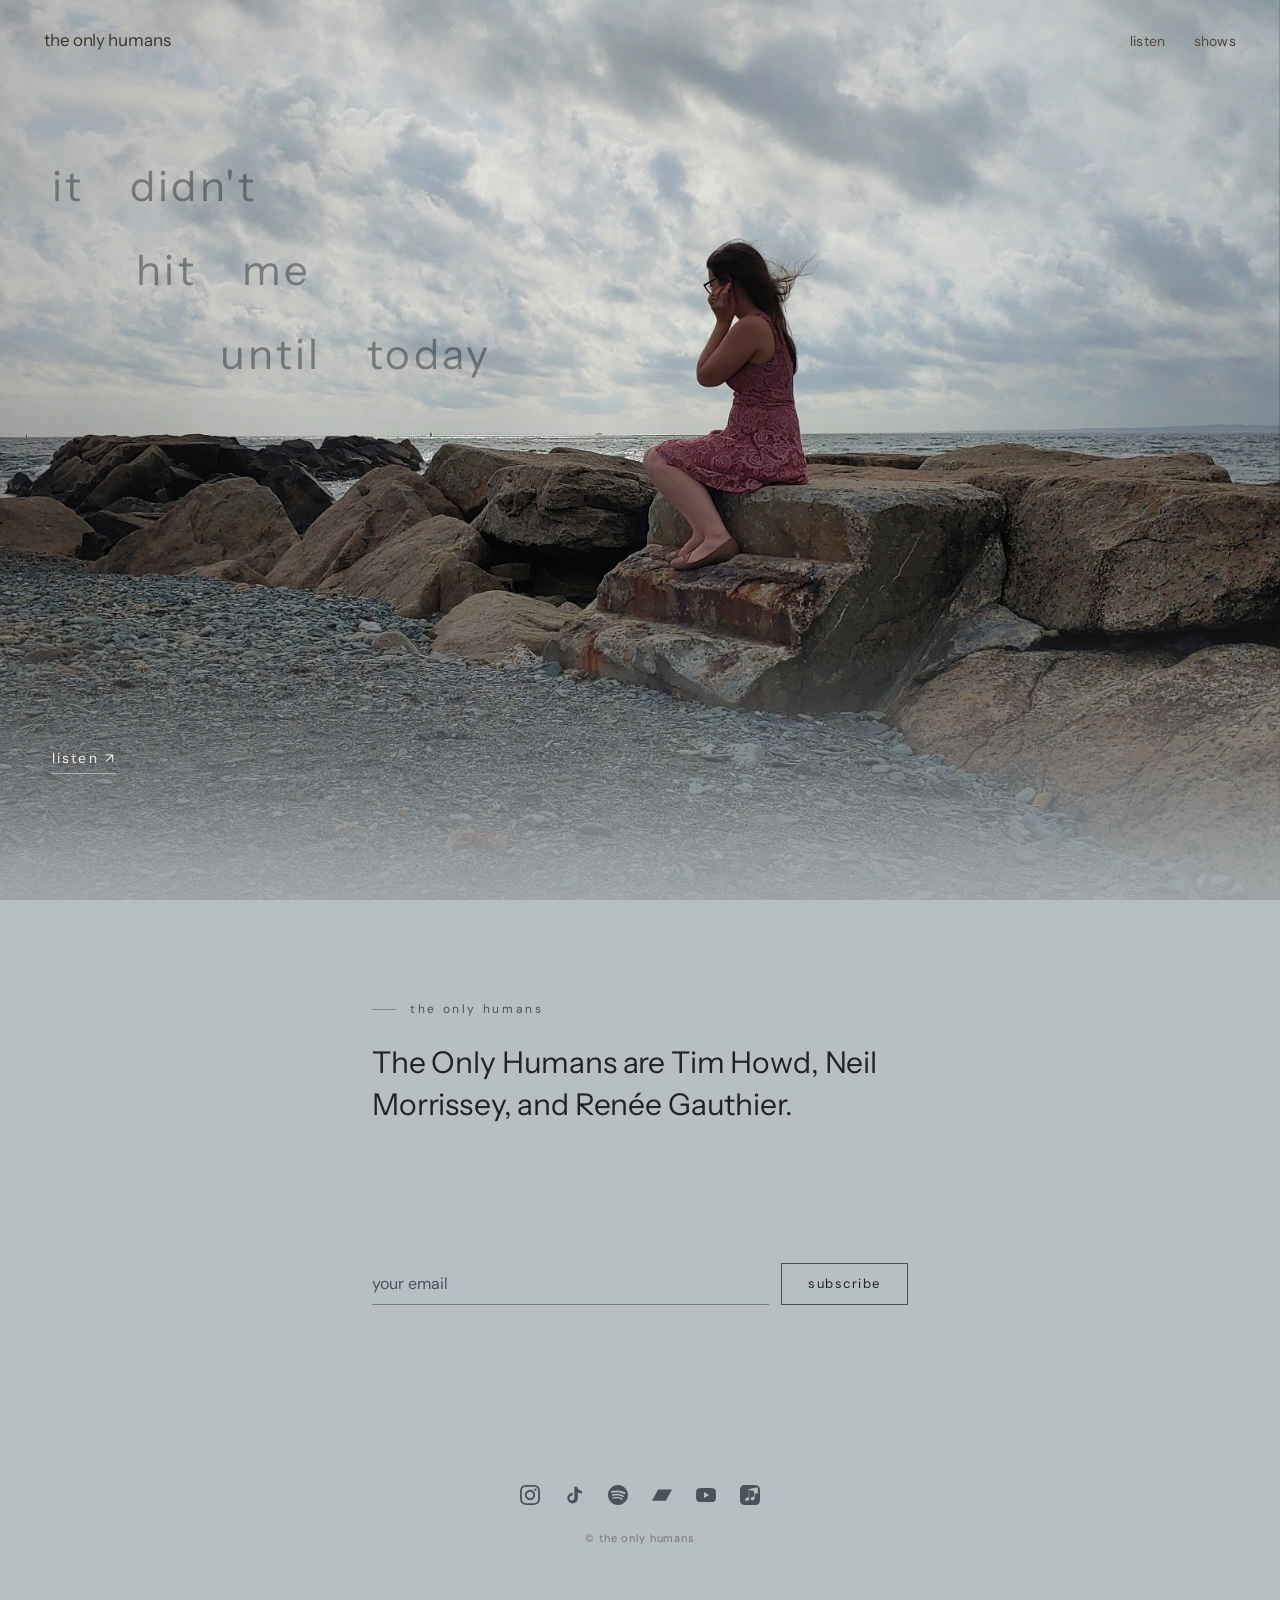
<file: index.html>
<!DOCTYPE html>
<html lang="en">
<head>
<meta charset="UTF-8">
<meta name="viewport" content="width=device-width, initial-scale=1.0">
<title>The Only Humans</title>
<link rel="preconnect" href="https://fonts.googleapis.com">
<link rel="preconnect" href="https://fonts.gstatic.com" crossorigin>
<link href="https://fonts.googleapis.com/css2?family=DM+Sans:ital,opsz,wght@0,9..40,300;0,9..40,400;0,9..40,500;1,9..40,300;1,9..40,400&family=Instrument+Sans:ital,wght@0,400;0,500;0,600;1,400&display=swap" rel="stylesheet">
<link rel="stylesheet" href="style.css">
</head>
<body>

<div class="hero-fixed" aria-hidden="true">
  <img src="assets/hero.png" alt="">
</div>

<nav class="topnav">
  <a href="index.html" class="wordmark">the only humans</a>
  <ul>
    <li><a href="listen.html" data-page="listen.html">listen</a></li>
    <li><a href="shows.html" data-page="shows.html">shows</a></li>
  </ul>
</nav>
<header class="home-hero" id="top">
  <div class="drift" aria-label="It Didn't Hit Me Until Today">
    <span class="line line-1">
      <span class="w" style="animation-delay: 0.8s">it</span>
      <span class="w" style="animation-delay: 1.1s">didn't</span>
    </span>
    <span class="line line-2">
      <span class="w" style="animation-delay: 1.4s">hit</span>
      <span class="w" style="animation-delay: 1.7s">me</span>
    </span>
    <span class="line line-3">
      <span class="w" style="animation-delay: 2.0s">until</span>
      <span class="w" style="animation-delay: 2.3s">today</span>
    </span>
  </div>
  <a class="cta" href="https://linktr.ee/Theonlyhumans" target="_blank" rel="noopener">listen<span class="arrow">↗</span></a>
</header>

<main class="content">

  <section class="bio intro">
    <div class="label">the only humans</div>
    <p>The Only Humans are Tim Howd, Neil Morrissey, and Renée Gauthier.</p>
  </section>

  <section id="newsletter">
    <form class="newsletter-form" id="mc-form"
          action="https://theonlyhumans.us20.list-manage.com/subscribe/post?u=84108416bba947e101e92ed27&amp;id=47116d12e0&amp;f_id=001f78f1f0"
          method="post" target="_blank" novalidate>
      <input type="email" name="EMAIL" placeholder="your email" required aria-label="Email address">
      <div aria-hidden="true" style="position: absolute; left: -5000px;">
        <input type="text" name="b_84108416bba947e101e92ed27_47116d12e0" tabindex="-1" value="">
      </div>
      <button type="submit">subscribe</button>
    </form>
    <div class="newsletter-msg" id="mc-msg" aria-live="polite"></div>
  </section>

  <footer>
    <div class="socials">
    <a href="https://www.instagram.com/onlyhumansmusic" target="_blank" rel="noopener" aria-label="Instagram"><svg viewBox="0 0 24 24" xmlns="http://www.w3.org/2000/svg"><path d="M12 2.163c3.204 0 3.584.012 4.85.07 3.252.148 4.771 1.691 4.919 4.919.058 1.265.069 1.645.069 4.849 0 3.205-.012 3.584-.069 4.849-.149 3.225-1.664 4.771-4.919 4.919-1.266.058-1.644.07-4.85.07-3.204 0-3.584-.012-4.849-.07-3.26-.149-4.771-1.699-4.919-4.92-.058-1.265-.07-1.644-.07-4.849 0-3.204.013-3.583.07-4.849.149-3.227 1.664-4.771 4.919-4.919 1.266-.057 1.645-.069 4.849-.069zm0-2.163c-3.259 0-3.667.014-4.947.072-4.358.2-6.78 2.618-6.98 6.98-.059 1.281-.073 1.689-.073 4.948 0 3.259.014 3.668.072 4.948.2 4.358 2.618 6.78 6.98 6.98 1.281.058 1.689.072 4.948.072 3.259 0 3.668-.014 4.948-.072 4.354-.2 6.782-2.618 6.979-6.98.059-1.28.073-1.689.073-4.948 0-3.259-.014-3.667-.072-4.947-.196-4.354-2.617-6.78-6.979-6.98-1.281-.059-1.69-.073-4.949-.073zm0 5.838c-3.403 0-6.162 2.759-6.162 6.162s2.759 6.163 6.162 6.163 6.162-2.759 6.162-6.163c0-3.403-2.759-6.162-6.162-6.162zm0 10.162c-2.209 0-4-1.79-4-4 0-2.209 1.791-4 4-4s4 1.791 4 4c0 2.21-1.791 4-4 4zm6.406-11.845c-.796 0-1.441.645-1.441 1.44s.645 1.44 1.441 1.44c.795 0 1.439-.645 1.439-1.44s-.644-1.44-1.439-1.44z"/></svg></a>
    <a href="https://www.tiktok.com/@theonlyhumans" target="_blank" rel="noopener" aria-label="TikTok"><svg viewBox="0 0 24 24" xmlns="http://www.w3.org/2000/svg"><path d="M19.59 6.69a4.83 4.83 0 0 1-3.77-4.25V2h-3.45v13.67a2.89 2.89 0 0 1-5.2 1.74 2.89 2.89 0 0 1 2.31-4.64 2.93 2.93 0 0 1 .88.13V9.4a6.84 6.84 0 0 0-1-.05A6.33 6.33 0 0 0 5.8 20.1a6.34 6.34 0 0 0 10.86-4.43v-7a8.16 8.16 0 0 0 4.77 1.52v-3.4a4.85 4.85 0 0 1-1.84-.1z"/></svg></a>
    <a href="https://open.spotify.com/artist/2GtcHiy7Al7LE9D8tBCENn" target="_blank" rel="noopener" aria-label="Spotify"><svg viewBox="0 0 24 24" xmlns="http://www.w3.org/2000/svg"><path d="M12 0C5.4 0 0 5.4 0 12s5.4 12 12 12 12-5.4 12-12S18.66 0 12 0zm5.521 17.34c-.24.359-.66.48-1.021.24-2.82-1.74-6.36-2.101-10.561-1.141-.418.122-.779-.179-.899-.539-.12-.421.18-.78.54-.9 4.56-1.021 8.52-.6 11.64 1.32.42.18.479.659.301 1.02zm1.44-3.3c-.301.42-.841.6-1.262.3-3.239-1.98-8.159-2.58-11.939-1.38-.479.12-1.02-.12-1.14-.6-.12-.48.12-1.021.6-1.141C9.6 9.9 15 10.561 18.72 12.84c.361.181.54.78.241 1.2zm.12-3.36C15.24 8.4 8.82 8.16 5.16 9.301c-.6.179-1.2-.181-1.38-.721-.18-.601.18-1.2.72-1.381 4.26-1.26 11.28-1.02 15.721 1.621.539.3.719 1.02.419 1.56-.299.421-1.02.599-1.559.3z"/></svg></a>
    <a href="https://theonlyhumans.bandcamp.com/" target="_blank" rel="noopener" aria-label="Bandcamp"><svg viewBox="0 0 24 24" xmlns="http://www.w3.org/2000/svg"><path d="M0 18.75l7.437-13.5H24l-7.438 13.5H0z"/></svg></a>
    <a href="https://www.youtube.com/@TheOnlyHumans" target="_blank" rel="noopener" aria-label="YouTube"><svg viewBox="0 0 24 24" xmlns="http://www.w3.org/2000/svg"><path d="M23.498 6.186a3.016 3.016 0 0 0-2.122-2.136C19.505 3.545 12 3.545 12 3.545s-7.505 0-9.377.505A3.017 3.017 0 0 0 .502 6.186C0 8.07 0 12 0 12s0 3.93.502 5.814a3.016 3.016 0 0 0 2.122 2.136c1.871.505 9.376.505 9.376.505s7.505 0 9.377-.505a3.015 3.015 0 0 0 2.122-2.136C24 15.93 24 12 24 12s0-3.93-.502-5.814zM9.545 15.568V8.432L15.818 12l-6.273 3.568z"/></svg></a>
    <a href="https://music.apple.com/us/artist/the-only-humans/1313611847" target="_blank" rel="noopener" aria-label="Apple Music"><svg viewBox="0 0 24 24" xmlns="http://www.w3.org/2000/svg"><path d="M23.994 6.124a9.23 9.23 0 0 0-.24-2.19c-.317-1.31-1.062-2.31-2.18-3.043a5.022 5.022 0 0 0-1.877-.726 10.496 10.496 0 0 0-1.564-.15c-.04-.003-.083-.01-.124-.013H5.986c-.152.01-.303.017-.455.026-.747.043-1.49.123-2.193.4-1.336.53-2.3 1.452-2.865 2.78-.192.448-.292.925-.363 1.408-.056.392-.088.785-.1 1.18 0 .032-.007.062-.01.093v12.223c.01.14.017.283.027.424.05.815.154 1.624.497 2.373.65 1.42 1.738 2.353 3.234 2.801.42.127.856.187 1.293.228.555.053 1.11.06 1.667.06h11.03a12.5 12.5 0 0 0 1.57-.1c.822-.106 1.596-.35 2.295-.81a5.046 5.046 0 0 0 1.88-2.207c.186-.42.293-.87.37-1.324.113-.675.138-1.358.137-2.04-.002-3.8 0-7.595-.003-11.393zm-6.423 3.99v5.712c0 .417-.058.827-.244 1.206-.29.59-.76.962-1.388 1.14-.35.1-.706.157-1.07.173-.95.045-1.773-.6-1.943-1.536a1.88 1.88 0 0 1 1.006-2.03c.43-.217.89-.317 1.36-.388.35-.05.704-.104 1.05-.196.298-.077.424-.27.46-.564a.995.995 0 0 0 .006-.133c0-1.976 0-3.954.003-5.93 0-.116-.034-.196-.114-.274-.14-.138-.313-.2-.5-.24-.35-.076-.705-.143-1.058-.215l-3.65-.742c-.06-.013-.12-.02-.18-.022-.287-.01-.434.2-.402.502l.012.07v.226c0 3.19 0 6.38.001 9.567 0 .411-.043.814-.2 1.195-.295.73-.824 1.175-1.566 1.384-.346.098-.7.15-1.06.159-.927.02-1.724-.64-1.893-1.552-.144-.78.26-1.658 1.043-2.018.366-.167.755-.26 1.15-.328.44-.078.894-.112 1.324-.248.486-.154.7-.497.737-.994a1.6 1.6 0 0 0 .005-.144V5.62c0-.108.01-.218.034-.322.062-.27.244-.43.506-.484.196-.04.4-.073.6-.115 1.55-.323 3.099-.646 4.648-.966l4.157-.867c.147-.03.298-.053.45-.06.35-.016.543.17.565.524.004.06.002.116.003.174l-.003 6.54z"/></svg></a>
    </div>
    <div class="copy">© the only humans</div>
  </footer>

</main>

<script src="site.js"></script>
</body>
</html>
</file>
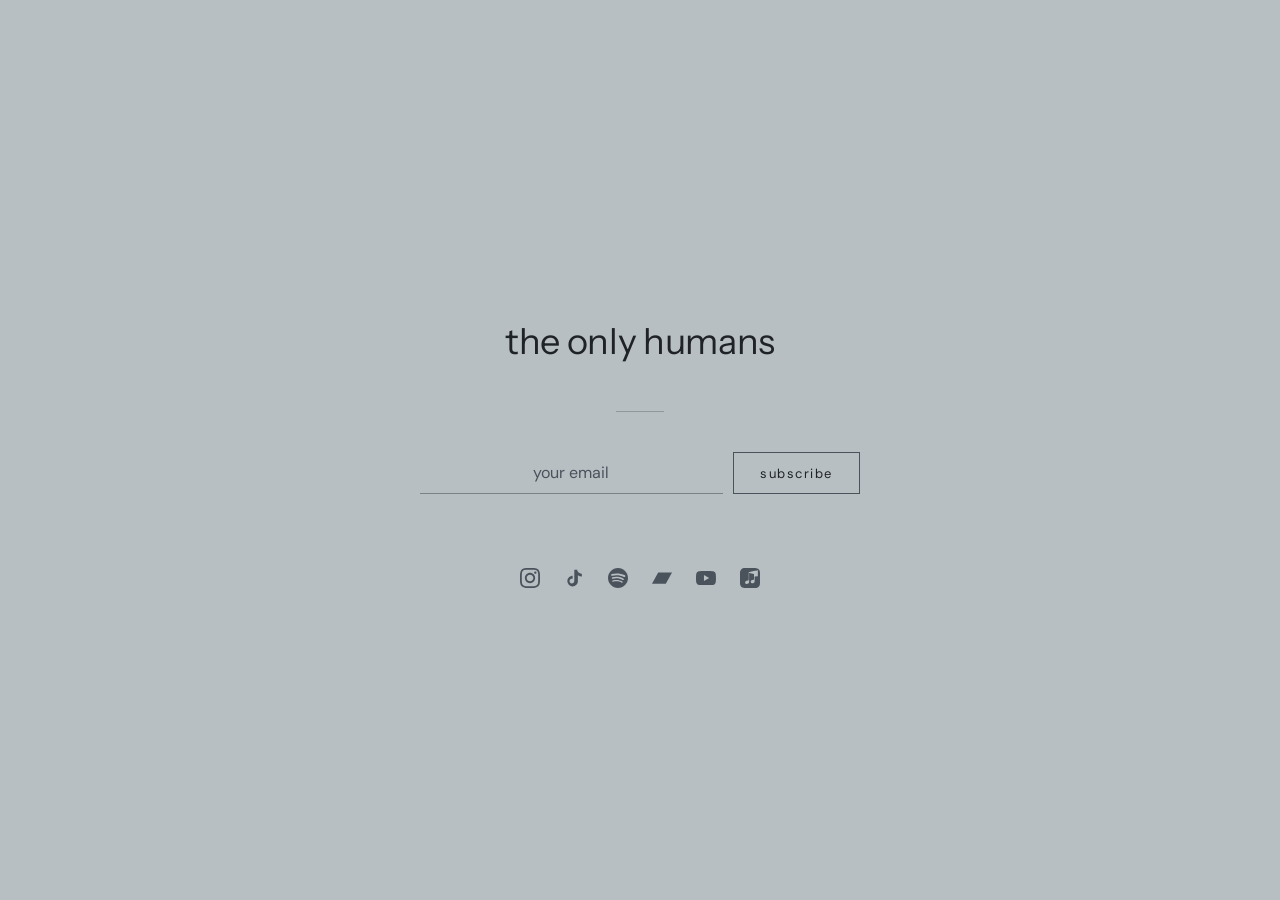
<file: coming-soon.html>
<!DOCTYPE html>
<html lang="en">
<head>
<meta charset="UTF-8">
<meta name="viewport" content="width=device-width, initial-scale=1.0">
<title>The Only Humans</title>
<meta name="description" content="The Only Humans.">

<link rel="preconnect" href="https://fonts.googleapis.com">
<link rel="preconnect" href="https://fonts.gstatic.com" crossorigin>
<link href="https://fonts.googleapis.com/css2?family=DM+Sans:ital,opsz,wght@0,9..40,300;0,9..40,400;0,9..40,500;1,9..40,300;1,9..40,400&family=Instrument+Sans:ital,wght@0,400;0,500;0,600;1,400&display=swap" rel="stylesheet">

<style>
  :root {
    --sky:       #b8bfc2;
    --ink:       #1f2328;
    --ink-soft:  #4a525c;
    --ink-ghost: rgba(31, 35, 40, 0.45);
    --rose:      #8f5f64;
    --rose-deep: #684244;

    --sans-display: 'Instrument Sans', ui-sans-serif, system-ui, sans-serif;
    --sans-body:    'DM Sans', ui-sans-serif, system-ui, sans-serif;
  }

  * { box-sizing: border-box; margin: 0; padding: 0; }

  body {
    background: var(--sky);
    color: var(--ink);
    font-family: var(--sans-body);
    font-size: 17px;
    line-height: 1.65;
    -webkit-font-smoothing: antialiased;
    -moz-osx-font-smoothing: grayscale;
    font-feature-settings: "kern", "ss01";
    min-height: 100vh;
    display: flex;
    align-items: center;
    justify-content: center;
    padding: 40px 22px;
  }

  a { color: inherit; text-decoration: none; }

  /* ——— The whole thing is one centered block ——— */
  .center {
    width: 100%;
    max-width: 440px;
    text-align: center;
    opacity: 0;
    animation: fadeUp 1.6s ease-out 0.3s forwards;
  }

  @keyframes fadeUp {
    from { opacity: 0; transform: translateY(10px); }
    to   { opacity: 1; transform: translateY(0); }
  }

  /* wordmark */
  .wordmark {
    font-family: var(--sans-display);
    font-weight: 300;
    font-size: clamp(28px, 4vw, 36px);
    letter-spacing: -0.01em;
    text-transform: lowercase;
    color: var(--ink);
    margin-bottom: 40px;
  }

  /* hairline */
  .rule {
    width: 48px;
    height: 1px;
    background: rgba(31, 35, 40, 0.25);
    margin: 0 auto 40px;
  }

  /* ——— email form ——— */
  form {
    display: flex;
    gap: 10px;
    flex-wrap: wrap;
    justify-content: center;
    margin-bottom: 56px;
  }
  input[type="email"] {
    flex: 1 1 220px;
    min-width: 0;
    background: transparent;
    border: 0;
    border-bottom: 1px solid rgba(31, 35, 40, 0.4);
    padding: 10px 0;
    font-family: var(--sans-body);
    font-size: 16px;
    color: var(--ink);
    outline: none;
    text-align: center;
    transition: border-color 0.3s ease;
  }
  input[type="email"]:focus { border-bottom-color: var(--rose); }
  input[type="email"]::placeholder { color: var(--ink-soft); }
  button {
    background: transparent;
    border: 1px solid var(--ink-soft);
    padding: 10px 26px;
    font-family: var(--sans-body);
    font-size: 13px;
    letter-spacing: 0.12em;
    color: var(--ink);
    cursor: pointer;
    transition: all 0.3s ease;
    text-transform: lowercase;
  }
  button:hover {
    background: var(--ink);
    color: var(--sky);
    border-color: var(--ink);
  }
  .msg {
    margin-top: 14px;
    font-family: var(--sans-body);
    font-size: 13px;
    color: var(--ink-soft);
    min-height: 18px;
  }

  /* ——— socials ——— */
  .socials {
    display: flex;
    justify-content: center;
    gap: 24px;
  }
  .socials a {
    width: 20px;
    height: 20px;
    color: var(--ink-soft);
    transition: color 0.3s ease, transform 0.3s ease;
    display: inline-block;
  }
  .socials a:hover {
    color: var(--rose);
    transform: translateY(-2px);
  }
  .socials a svg { width: 100%; height: 100%; fill: currentColor; }

  @media (prefers-reduced-motion: reduce) {
    .center { opacity: 1; transform: none; animation: none; }
  }
</style>
</head>
<body>

<div class="center">

  <div class="wordmark">the only humans</div>

  <div class="rule"></div>

  <form id="mc-form"
        action="https://theonlyhumans.us20.list-manage.com/subscribe/post?u=84108416bba947e101e92ed27&amp;id=47116d12e0&amp;f_id=001f78f1f0"
        method="post" target="_blank" novalidate>
    <input type="email" name="EMAIL" placeholder="your email" required aria-label="Email address">
    <div aria-hidden="true" style="position: absolute; left: -5000px;">
      <input type="text" name="b_84108416bba947e101e92ed27_47116d12e0" tabindex="-1" value="">
    </div>
    <button type="submit">subscribe</button>
  </form>
  <div class="msg" id="mc-msg" aria-live="polite"></div>

  <div class="socials">
    <a href="https://www.instagram.com/onlyhumansmusic" target="_blank" rel="noopener" aria-label="Instagram">
      <svg viewBox="0 0 24 24" xmlns="http://www.w3.org/2000/svg"><path d="M12 2.163c3.204 0 3.584.012 4.85.07 3.252.148 4.771 1.691 4.919 4.919.058 1.265.069 1.645.069 4.849 0 3.205-.012 3.584-.069 4.849-.149 3.225-1.664 4.771-4.919 4.919-1.266.058-1.644.07-4.85.07-3.204 0-3.584-.012-4.849-.07-3.26-.149-4.771-1.699-4.919-4.92-.058-1.265-.07-1.644-.07-4.849 0-3.204.013-3.583.07-4.849.149-3.227 1.664-4.771 4.919-4.919 1.266-.057 1.645-.069 4.849-.069zm0-2.163c-3.259 0-3.667.014-4.947.072-4.358.2-6.78 2.618-6.98 6.98-.059 1.281-.073 1.689-.073 4.948 0 3.259.014 3.668.072 4.948.2 4.358 2.618 6.78 6.98 6.98 1.281.058 1.689.072 4.948.072 3.259 0 3.668-.014 4.948-.072 4.354-.2 6.782-2.618 6.979-6.98.059-1.28.073-1.689.073-4.948 0-3.259-.014-3.667-.072-4.947-.196-4.354-2.617-6.78-6.979-6.98-1.281-.059-1.69-.073-4.949-.073zm0 5.838c-3.403 0-6.162 2.759-6.162 6.162s2.759 6.163 6.162 6.163 6.162-2.759 6.162-6.163c0-3.403-2.759-6.162-6.162-6.162zm0 10.162c-2.209 0-4-1.79-4-4 0-2.209 1.791-4 4-4s4 1.791 4 4c0 2.21-1.791 4-4 4zm6.406-11.845c-.796 0-1.441.645-1.441 1.44s.645 1.44 1.441 1.44c.795 0 1.439-.645 1.439-1.44s-.644-1.44-1.439-1.44z"/></svg>
    </a>
    <a href="https://www.tiktok.com/@theonlyhumans" target="_blank" rel="noopener" aria-label="TikTok">
      <svg viewBox="0 0 24 24" xmlns="http://www.w3.org/2000/svg"><path d="M19.59 6.69a4.83 4.83 0 0 1-3.77-4.25V2h-3.45v13.67a2.89 2.89 0 0 1-5.2 1.74 2.89 2.89 0 0 1 2.31-4.64 2.93 2.93 0 0 1 .88.13V9.4a6.84 6.84 0 0 0-1-.05A6.33 6.33 0 0 0 5.8 20.1a6.34 6.34 0 0 0 10.86-4.43v-7a8.16 8.16 0 0 0 4.77 1.52v-3.4a4.85 4.85 0 0 1-1.84-.1z"/></svg>
    </a>
    <a href="https://open.spotify.com/artist/2GtcHiy7Al7LE9D8tBCENn" target="_blank" rel="noopener" aria-label="Spotify">
      <svg viewBox="0 0 24 24" xmlns="http://www.w3.org/2000/svg"><path d="M12 0C5.4 0 0 5.4 0 12s5.4 12 12 12 12-5.4 12-12S18.66 0 12 0zm5.521 17.34c-.24.359-.66.48-1.021.24-2.82-1.74-6.36-2.101-10.561-1.141-.418.122-.779-.179-.899-.539-.12-.421.18-.78.54-.9 4.56-1.021 8.52-.6 11.64 1.32.42.18.479.659.301 1.02zm1.44-3.3c-.301.42-.841.6-1.262.3-3.239-1.98-8.159-2.58-11.939-1.38-.479.12-1.02-.12-1.14-.6-.12-.48.12-1.021.6-1.141C9.6 9.9 15 10.561 18.72 12.84c.361.181.54.78.241 1.2zm.12-3.36C15.24 8.4 8.82 8.16 5.16 9.301c-.6.179-1.2-.181-1.38-.721-.18-.601.18-1.2.72-1.381 4.26-1.26 11.28-1.02 15.721 1.621.539.3.719 1.02.419 1.56-.299.421-1.02.599-1.559.3z"/></svg>
    </a>
    <a href="https://theonlyhumans.bandcamp.com/" target="_blank" rel="noopener" aria-label="Bandcamp">
      <svg viewBox="0 0 24 24" xmlns="http://www.w3.org/2000/svg"><path d="M0 18.75l7.437-13.5H24l-7.438 13.5H0z"/></svg>
    </a>
    <a href="https://www.youtube.com/@TheOnlyHumans" target="_blank" rel="noopener" aria-label="YouTube">
      <svg viewBox="0 0 24 24" xmlns="http://www.w3.org/2000/svg"><path d="M23.498 6.186a3.016 3.016 0 0 0-2.122-2.136C19.505 3.545 12 3.545 12 3.545s-7.505 0-9.377.505A3.017 3.017 0 0 0 .502 6.186C0 8.07 0 12 0 12s0 3.93.502 5.814a3.016 3.016 0 0 0 2.122 2.136c1.871.505 9.376.505 9.376.505s7.505 0 9.377-.505a3.015 3.015 0 0 0 2.122-2.136C24 15.93 24 12 24 12s0-3.93-.502-5.814zM9.545 15.568V8.432L15.818 12l-6.273 3.568z"/></svg>
    </a>
    <a href="#" target="_blank" rel="noopener" aria-label="Apple Music">
      <svg viewBox="0 0 24 24" xmlns="http://www.w3.org/2000/svg"><path d="M23.994 6.124a9.23 9.23 0 0 0-.24-2.19c-.317-1.31-1.062-2.31-2.18-3.043a5.022 5.022 0 0 0-1.877-.726 10.496 10.496 0 0 0-1.564-.15c-.04-.003-.083-.01-.124-.013H5.986c-.152.01-.303.017-.455.026-.747.043-1.49.123-2.193.4-1.336.53-2.3 1.452-2.865 2.78-.192.448-.292.925-.363 1.408-.056.392-.088.785-.1 1.18 0 .032-.007.062-.01.093v12.223c.01.14.017.283.027.424.05.815.154 1.624.497 2.373.65 1.42 1.738 2.353 3.234 2.801.42.127.856.187 1.293.228.555.053 1.11.06 1.667.06h11.03a12.5 12.5 0 0 0 1.57-.1c.822-.106 1.596-.35 2.295-.81a5.046 5.046 0 0 0 1.88-2.207c.186-.42.293-.87.37-1.324.113-.675.138-1.358.137-2.04-.002-3.8 0-7.595-.003-11.393zm-6.423 3.99v5.712c0 .417-.058.827-.244 1.206-.29.59-.76.962-1.388 1.14-.35.1-.706.157-1.07.173-.95.045-1.773-.6-1.943-1.536a1.88 1.88 0 0 1 1.006-2.03c.43-.217.89-.317 1.36-.388.35-.05.704-.104 1.05-.196.298-.077.424-.27.46-.564a.995.995 0 0 0 .006-.133c0-1.976 0-3.954.003-5.93 0-.116-.034-.196-.114-.274-.14-.138-.313-.2-.5-.24-.35-.076-.705-.143-1.058-.215l-3.65-.742c-.06-.013-.12-.02-.18-.022-.287-.01-.434.2-.402.502l.012.07v.226c0 3.19 0 6.38.001 9.567 0 .411-.043.814-.2 1.195-.295.73-.824 1.175-1.566 1.384-.346.098-.7.15-1.06.159-.927.02-1.724-.64-1.893-1.552-.144-.78.26-1.658 1.043-2.018.366-.167.755-.26 1.15-.328.44-.078.894-.112 1.324-.248.486-.154.7-.497.737-.994a1.6 1.6 0 0 0 .005-.144V5.62c0-.108.01-.218.034-.322.062-.27.244-.43.506-.484.196-.04.4-.073.6-.115 1.55-.323 3.099-.646 4.648-.966l4.157-.867c.147-.03.298-.053.45-.06.35-.016.543.17.565.524.004.06.002.116.003.174l-.003 6.54z"/></svg>
    </a>
  </div>

</div>

<script>
  const form = document.getElementById('mc-form');
  const msg = document.getElementById('mc-msg');
  form.addEventListener('submit', (e) => {
    e.preventDefault();
    const email = form.querySelector('input[type="email"]').value.trim();
    if (!email) return;
    msg.textContent = 'sending...';

    const action = form.action.replace('/post?', '/post-json?');
    const data = new URLSearchParams(new FormData(form)).toString();
    const cbName = 'mc_cb_' + Math.random().toString(36).slice(2);
    const url = `${action}&${data}&c=${cbName}`;

    const script = document.createElement('script');
    window[cbName] = (res) => {
      if (res.result === 'success') {
        msg.textContent = 'thank you.';
        form.reset();
      } else {
        const clean = (res.msg || 'something went wrong. please try again.').replace(/<[^>]*>/g, '');
        msg.textContent = clean;
      }
      delete window[cbName];
      script.remove();
    };
    script.src = url;
    script.onerror = () => { msg.textContent = 'something went wrong. please try again.'; };
    document.body.appendChild(script);
  });
</script>

</body>
</html>
</file>
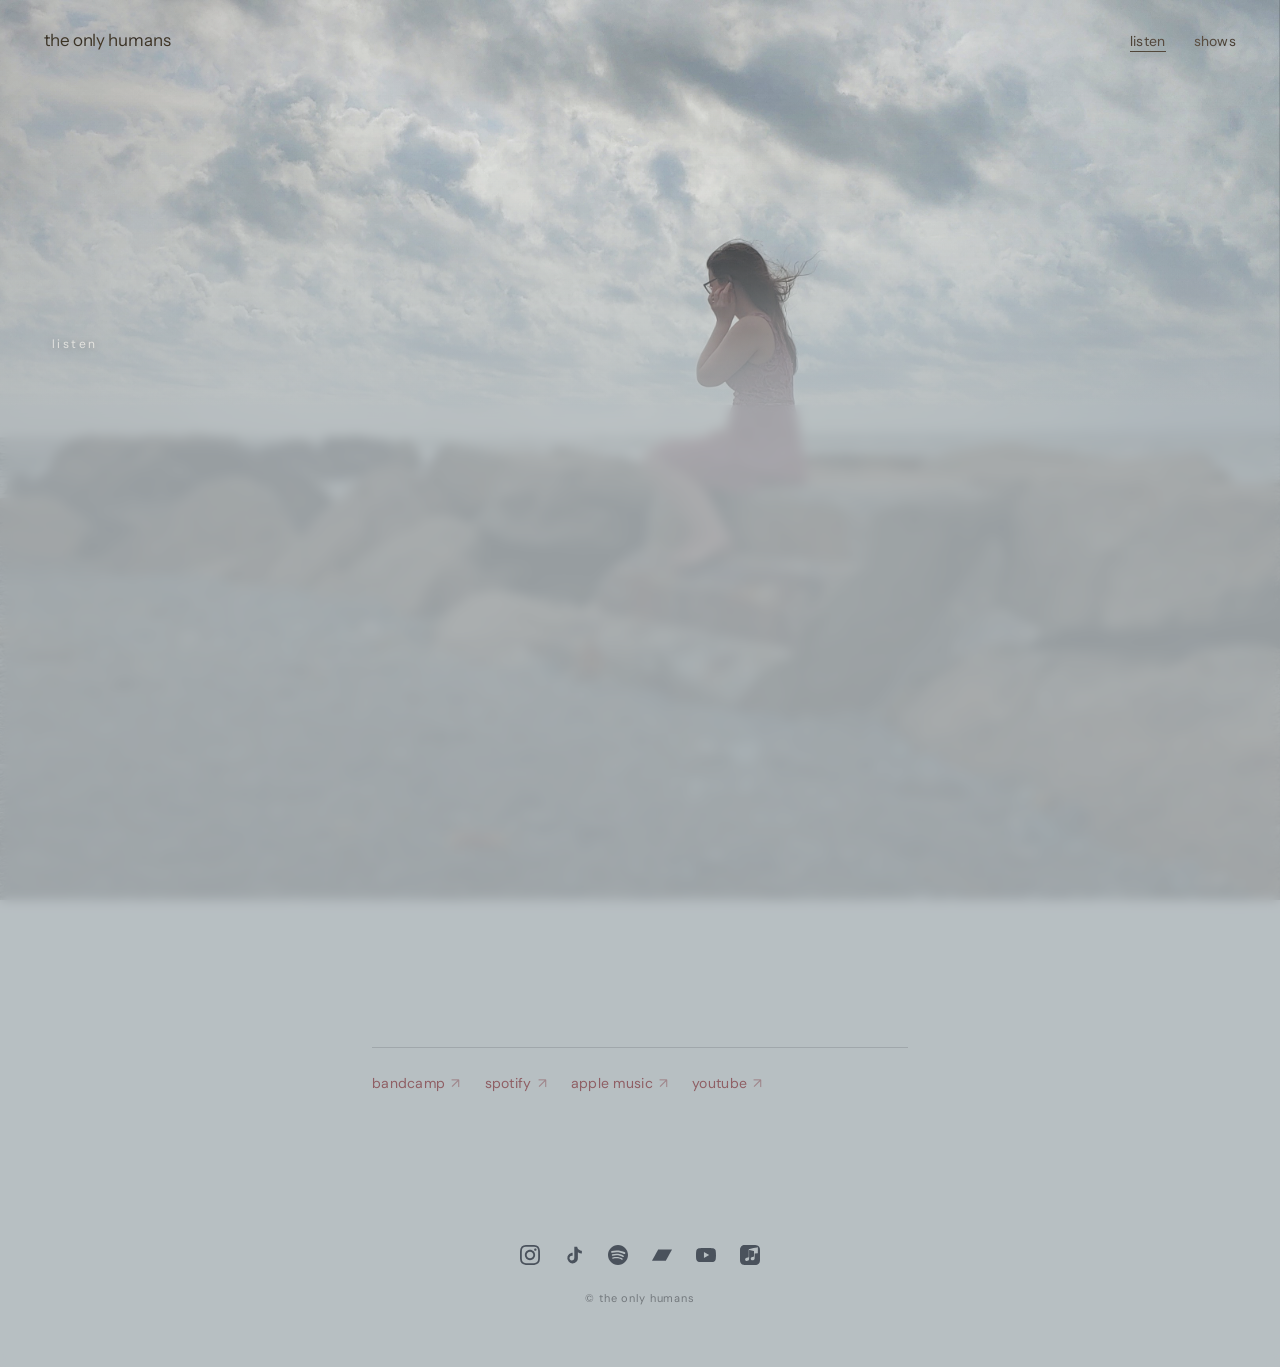
<file: listen.html>
<!DOCTYPE html>
<html lang="en">
<head>
<meta charset="UTF-8">
<meta name="viewport" content="width=device-width, initial-scale=1.0">
<title>Listen — The Only Humans</title>
<link rel="preconnect" href="https://fonts.googleapis.com">
<link rel="preconnect" href="https://fonts.gstatic.com" crossorigin>
<link href="https://fonts.googleapis.com/css2?family=DM+Sans:ital,opsz,wght@0,9..40,300;0,9..40,400;0,9..40,500;1,9..40,300;1,9..40,400&family=Instrument+Sans:ital,wght@0,400;0,500;0,600;1,400&display=swap" rel="stylesheet">
<link rel="stylesheet" href="style.css">
</head>
<body>

<div class="hero-fixed" aria-hidden="true">
  <img src="assets/hero.png" alt="">
</div>

<nav class="topnav">
  <a href="index.html" class="wordmark">the only humans</a>
  <ul>
    <li><a href="listen.html" data-page="listen.html">listen</a></li>
    <li><a href="shows.html" data-page="shows.html">shows</a></li>
  </ul>
</nav>

<header class="page-hero">
  <div class="eyebrow">listen</div>
</header>

<main class="content">

  <section class="intro">
    <div class="bandcamp-wrap">
      <iframe style="border: 0; width: 100%; height: 470px;" src="https://bandcamp.com/EmbeddedPlayer/album=1021997961/size=large/bgcol=b8bfc2/linkcol=8f5f64/tracklist=true/transparent=true/" seamless><a href="https://theonlyhumans.bandcamp.com/album/it-didnt-hit-me-until-today">It Didn't Hit Me Until Today by The Only Humans</a></iframe>
    </div>

    <div class="link-row">
      <a href="https://theonlyhumans.bandcamp.com/album/it-didnt-hit-me-until-today" target="_blank" rel="noopener">bandcamp <span class="arrow">↗</span></a>
      <a href="https://open.spotify.com/artist/2GtcHiy7Al7LE9D8tBCENn" target="_blank" rel="noopener">spotify <span class="arrow">↗</span></a>
      <a href="https://music.apple.com/us/artist/the-only-humans/1313611847" target="_blank" rel="noopener">apple music <span class="arrow">↗</span></a>
      <a href="https://www.youtube.com/@TheOnlyHumans" target="_blank" rel="noopener">youtube <span class="arrow">↗</span></a>
    </div>
  </section>

  <footer>
    <div class="socials">
    <a href="https://www.instagram.com/onlyhumansmusic" target="_blank" rel="noopener" aria-label="Instagram"><svg viewBox="0 0 24 24" xmlns="http://www.w3.org/2000/svg"><path d="M12 2.163c3.204 0 3.584.012 4.85.07 3.252.148 4.771 1.691 4.919 4.919.058 1.265.069 1.645.069 4.849 0 3.205-.012 3.584-.069 4.849-.149 3.225-1.664 4.771-4.919 4.919-1.266.058-1.644.07-4.85.07-3.204 0-3.584-.012-4.849-.07-3.26-.149-4.771-1.699-4.919-4.92-.058-1.265-.07-1.644-.07-4.849 0-3.204.013-3.583.07-4.849.149-3.227 1.664-4.771 4.919-4.919 1.266-.057 1.645-.069 4.849-.069zm0-2.163c-3.259 0-3.667.014-4.947.072-4.358.2-6.78 2.618-6.98 6.98-.059 1.281-.073 1.689-.073 4.948 0 3.259.014 3.668.072 4.948.2 4.358 2.618 6.78 6.98 6.98 1.281.058 1.689.072 4.948.072 3.259 0 3.668-.014 4.948-.072 4.354-.2 6.782-2.618 6.979-6.98.059-1.28.073-1.689.073-4.948 0-3.259-.014-3.667-.072-4.947-.196-4.354-2.617-6.78-6.979-6.98-1.281-.059-1.69-.073-4.949-.073zm0 5.838c-3.403 0-6.162 2.759-6.162 6.162s2.759 6.163 6.162 6.163 6.162-2.759 6.162-6.163c0-3.403-2.759-6.162-6.162-6.162zm0 10.162c-2.209 0-4-1.79-4-4 0-2.209 1.791-4 4-4s4 1.791 4 4c0 2.21-1.791 4-4 4zm6.406-11.845c-.796 0-1.441.645-1.441 1.44s.645 1.44 1.441 1.44c.795 0 1.439-.645 1.439-1.44s-.644-1.44-1.439-1.44z"/></svg></a>
    <a href="https://www.tiktok.com/@theonlyhumans" target="_blank" rel="noopener" aria-label="TikTok"><svg viewBox="0 0 24 24" xmlns="http://www.w3.org/2000/svg"><path d="M19.59 6.69a4.83 4.83 0 0 1-3.77-4.25V2h-3.45v13.67a2.89 2.89 0 0 1-5.2 1.74 2.89 2.89 0 0 1 2.31-4.64 2.93 2.93 0 0 1 .88.13V9.4a6.84 6.84 0 0 0-1-.05A6.33 6.33 0 0 0 5.8 20.1a6.34 6.34 0 0 0 10.86-4.43v-7a8.16 8.16 0 0 0 4.77 1.52v-3.4a4.85 4.85 0 0 1-1.84-.1z"/></svg></a>
    <a href="https://open.spotify.com/artist/2GtcHiy7Al7LE9D8tBCENn" target="_blank" rel="noopener" aria-label="Spotify"><svg viewBox="0 0 24 24" xmlns="http://www.w3.org/2000/svg"><path d="M12 0C5.4 0 0 5.4 0 12s5.4 12 12 12 12-5.4 12-12S18.66 0 12 0zm5.521 17.34c-.24.359-.66.48-1.021.24-2.82-1.74-6.36-2.101-10.561-1.141-.418.122-.779-.179-.899-.539-.12-.421.18-.78.54-.9 4.56-1.021 8.52-.6 11.64 1.32.42.18.479.659.301 1.02zm1.44-3.3c-.301.42-.841.6-1.262.3-3.239-1.98-8.159-2.58-11.939-1.38-.479.12-1.02-.12-1.14-.6-.12-.48.12-1.021.6-1.141C9.6 9.9 15 10.561 18.72 12.84c.361.181.54.78.241 1.2zm.12-3.36C15.24 8.4 8.82 8.16 5.16 9.301c-.6.179-1.2-.181-1.38-.721-.18-.601.18-1.2.72-1.381 4.26-1.26 11.28-1.02 15.721 1.621.539.3.719 1.02.419 1.56-.299.421-1.02.599-1.559.3z"/></svg></a>
    <a href="https://theonlyhumans.bandcamp.com/" target="_blank" rel="noopener" aria-label="Bandcamp"><svg viewBox="0 0 24 24" xmlns="http://www.w3.org/2000/svg"><path d="M0 18.75l7.437-13.5H24l-7.438 13.5H0z"/></svg></a>
    <a href="https://www.youtube.com/@TheOnlyHumans" target="_blank" rel="noopener" aria-label="YouTube"><svg viewBox="0 0 24 24" xmlns="http://www.w3.org/2000/svg"><path d="M23.498 6.186a3.016 3.016 0 0 0-2.122-2.136C19.505 3.545 12 3.545 12 3.545s-7.505 0-9.377.505A3.017 3.017 0 0 0 .502 6.186C0 8.07 0 12 0 12s0 3.93.502 5.814a3.016 3.016 0 0 0 2.122 2.136c1.871.505 9.376.505 9.376.505s7.505 0 9.377-.505a3.015 3.015 0 0 0 2.122-2.136C24 15.93 24 12 24 12s0-3.93-.502-5.814zM9.545 15.568V8.432L15.818 12l-6.273 3.568z"/></svg></a>
    <a href="https://music.apple.com/us/artist/the-only-humans/1313611847" target="_blank" rel="noopener" aria-label="Apple Music"><svg viewBox="0 0 24 24" xmlns="http://www.w3.org/2000/svg"><path d="M23.994 6.124a9.23 9.23 0 0 0-.24-2.19c-.317-1.31-1.062-2.31-2.18-3.043a5.022 5.022 0 0 0-1.877-.726 10.496 10.496 0 0 0-1.564-.15c-.04-.003-.083-.01-.124-.013H5.986c-.152.01-.303.017-.455.026-.747.043-1.49.123-2.193.4-1.336.53-2.3 1.452-2.865 2.78-.192.448-.292.925-.363 1.408-.056.392-.088.785-.1 1.18 0 .032-.007.062-.01.093v12.223c.01.14.017.283.027.424.05.815.154 1.624.497 2.373.65 1.42 1.738 2.353 3.234 2.801.42.127.856.187 1.293.228.555.053 1.11.06 1.667.06h11.03a12.5 12.5 0 0 0 1.57-.1c.822-.106 1.596-.35 2.295-.81a5.046 5.046 0 0 0 1.88-2.207c.186-.42.293-.87.37-1.324.113-.675.138-1.358.137-2.04-.002-3.8 0-7.595-.003-11.393zm-6.423 3.99v5.712c0 .417-.058.827-.244 1.206-.29.59-.76.962-1.388 1.14-.35.1-.706.157-1.07.173-.95.045-1.773-.6-1.943-1.536a1.88 1.88 0 0 1 1.006-2.03c.43-.217.89-.317 1.36-.388.35-.05.704-.104 1.05-.196.298-.077.424-.27.46-.564a.995.995 0 0 0 .006-.133c0-1.976 0-3.954.003-5.93 0-.116-.034-.196-.114-.274-.14-.138-.313-.2-.5-.24-.35-.076-.705-.143-1.058-.215l-3.65-.742c-.06-.013-.12-.02-.18-.022-.287-.01-.434.2-.402.502l.012.07v.226c0 3.19 0 6.38.001 9.567 0 .411-.043.814-.2 1.195-.295.73-.824 1.175-1.566 1.384-.346.098-.7.15-1.06.159-.927.02-1.724-.64-1.893-1.552-.144-.78.26-1.658 1.043-2.018.366-.167.755-.26 1.15-.328.44-.078.894-.112 1.324-.248.486-.154.7-.497.737-.994a1.6 1.6 0 0 0 .005-.144V5.62c0-.108.01-.218.034-.322.062-.27.244-.43.506-.484.196-.04.4-.073.6-.115 1.55-.323 3.099-.646 4.648-.966l4.157-.867c.147-.03.298-.053.45-.06.35-.016.543.17.565.524.004.06.002.116.003.174l-.003 6.54z"/></svg></a>
    </div>
    <div class="copy">© the only humans</div>
  </footer>

</main>

<script src="site.js"></script>
</body>
</html>
</file>
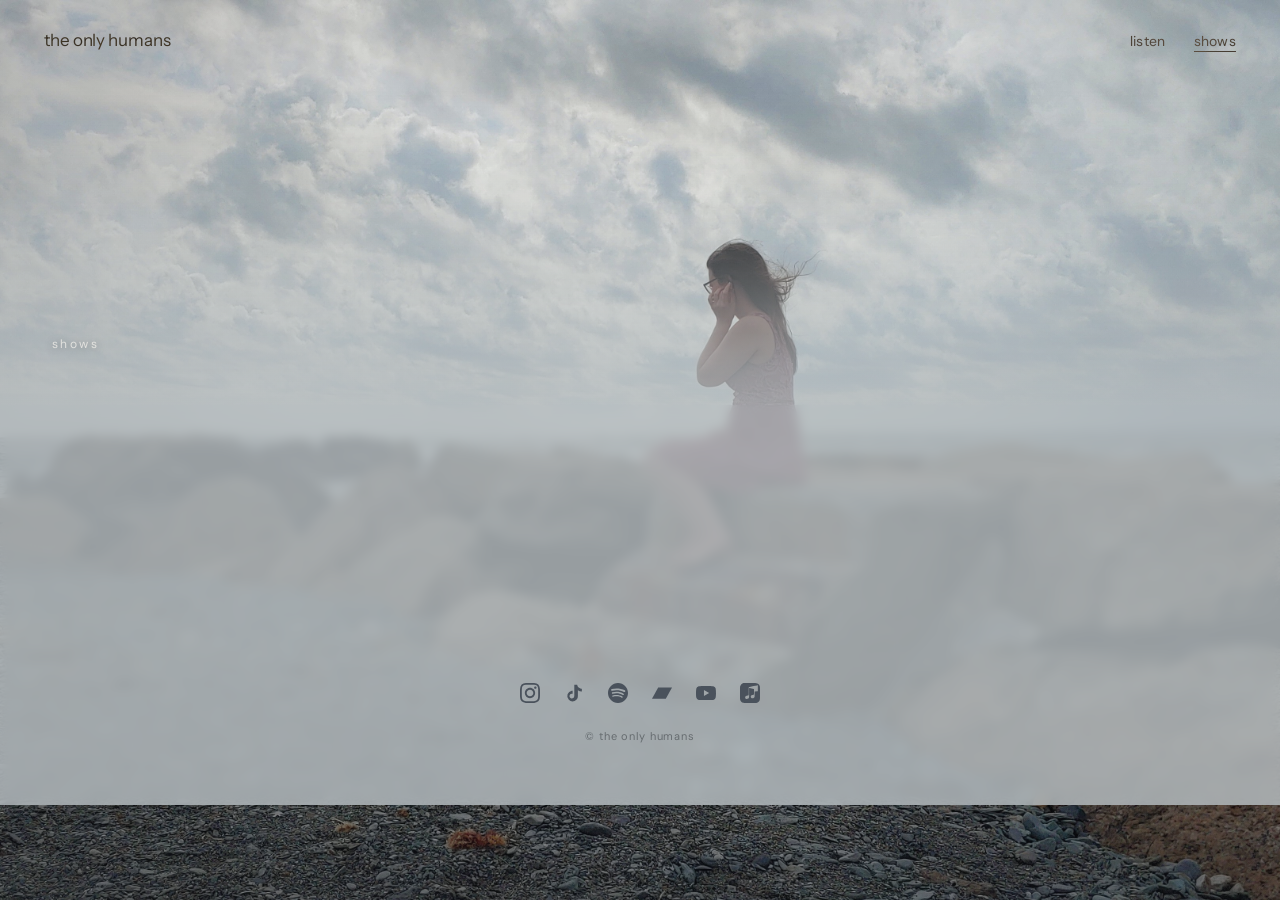
<file: shows.html>
<!DOCTYPE html>
<html lang="en">
<head>
<meta charset="UTF-8">
<meta name="viewport" content="width=device-width, initial-scale=1.0">
<title>Shows — The Only Humans</title>
<link rel="preconnect" href="https://fonts.googleapis.com">
<link rel="preconnect" href="https://fonts.gstatic.com" crossorigin>
<link href="https://fonts.googleapis.com/css2?family=DM+Sans:ital,opsz,wght@0,9..40,300;0,9..40,400;0,9..40,500;1,9..40,300;1,9..40,400&family=Instrument+Sans:ital,wght@0,400;0,500;0,600;1,400&display=swap" rel="stylesheet">
<link rel="stylesheet" href="style.css">
</head>
<body>

<div class="hero-fixed" aria-hidden="true">
  <img src="assets/hero.png" alt="">
</div>

<nav class="topnav">
  <a href="index.html" class="wordmark">the only humans</a>
  <ul>
    <li><a href="listen.html" data-page="listen.html">listen</a></li>
    <li><a href="shows.html" data-page="shows.html">shows</a></li>
  </ul>
</nav>

<header class="page-hero">
  <div class="eyebrow">shows</div>
</header>

<main class="content">

  <section class="intro">
    <div class="shows-wrap">
      <a class="bit-widget-initializer"
         data-artist-name="id_7142359"
         data-display-local-dates="false"
         data-display-past-dates="false"
         data-auto-style="false"
         data-text-color="#1f2328"
         data-link-color="#8f5f64"
         data-background-color="transparent"
         data-display-limit="15"
         data-display-lineup="false"
         data-display-play-my-city="false"
         data-separator-color="rgba(31, 35, 40, 0.15)"
         data-font="DM Sans"
         data-app-id="0b832938f10075e410654dea1bf767e9"
      ></a>
    </div>
  </section>

  <footer>
    <div class="socials">
    <a href="https://www.instagram.com/onlyhumansmusic" target="_blank" rel="noopener" aria-label="Instagram"><svg viewBox="0 0 24 24" xmlns="http://www.w3.org/2000/svg"><path d="M12 2.163c3.204 0 3.584.012 4.85.07 3.252.148 4.771 1.691 4.919 4.919.058 1.265.069 1.645.069 4.849 0 3.205-.012 3.584-.069 4.849-.149 3.225-1.664 4.771-4.919 4.919-1.266.058-1.644.07-4.85.07-3.204 0-3.584-.012-4.849-.07-3.26-.149-4.771-1.699-4.919-4.92-.058-1.265-.07-1.644-.07-4.849 0-3.204.013-3.583.07-4.849.149-3.227 1.664-4.771 4.919-4.919 1.266-.057 1.645-.069 4.849-.069zm0-2.163c-3.259 0-3.667.014-4.947.072-4.358.2-6.78 2.618-6.98 6.98-.059 1.281-.073 1.689-.073 4.948 0 3.259.014 3.668.072 4.948.2 4.358 2.618 6.78 6.98 6.98 1.281.058 1.689.072 4.948.072 3.259 0 3.668-.014 4.948-.072 4.354-.2 6.782-2.618 6.979-6.98.059-1.28.073-1.689.073-4.948 0-3.259-.014-3.667-.072-4.947-.196-4.354-2.617-6.78-6.979-6.98-1.281-.059-1.69-.073-4.949-.073zm0 5.838c-3.403 0-6.162 2.759-6.162 6.162s2.759 6.163 6.162 6.163 6.162-2.759 6.162-6.163c0-3.403-2.759-6.162-6.162-6.162zm0 10.162c-2.209 0-4-1.79-4-4 0-2.209 1.791-4 4-4s4 1.791 4 4c0 2.21-1.791 4-4 4zm6.406-11.845c-.796 0-1.441.645-1.441 1.44s.645 1.44 1.441 1.44c.795 0 1.439-.645 1.439-1.44s-.644-1.44-1.439-1.44z"/></svg></a>
    <a href="https://www.tiktok.com/@theonlyhumans" target="_blank" rel="noopener" aria-label="TikTok"><svg viewBox="0 0 24 24" xmlns="http://www.w3.org/2000/svg"><path d="M19.59 6.69a4.83 4.83 0 0 1-3.77-4.25V2h-3.45v13.67a2.89 2.89 0 0 1-5.2 1.74 2.89 2.89 0 0 1 2.31-4.64 2.93 2.93 0 0 1 .88.13V9.4a6.84 6.84 0 0 0-1-.05A6.33 6.33 0 0 0 5.8 20.1a6.34 6.34 0 0 0 10.86-4.43v-7a8.16 8.16 0 0 0 4.77 1.52v-3.4a4.85 4.85 0 0 1-1.84-.1z"/></svg></a>
    <a href="https://open.spotify.com/artist/2GtcHiy7Al7LE9D8tBCENn" target="_blank" rel="noopener" aria-label="Spotify"><svg viewBox="0 0 24 24" xmlns="http://www.w3.org/2000/svg"><path d="M12 0C5.4 0 0 5.4 0 12s5.4 12 12 12 12-5.4 12-12S18.66 0 12 0zm5.521 17.34c-.24.359-.66.48-1.021.24-2.82-1.74-6.36-2.101-10.561-1.141-.418.122-.779-.179-.899-.539-.12-.421.18-.78.54-.9 4.56-1.021 8.52-.6 11.64 1.32.42.18.479.659.301 1.02zm1.44-3.3c-.301.42-.841.6-1.262.3-3.239-1.98-8.159-2.58-11.939-1.38-.479.12-1.02-.12-1.14-.6-.12-.48.12-1.021.6-1.141C9.6 9.9 15 10.561 18.72 12.84c.361.181.54.78.241 1.2zm.12-3.36C15.24 8.4 8.82 8.16 5.16 9.301c-.6.179-1.2-.181-1.38-.721-.18-.601.18-1.2.72-1.381 4.26-1.26 11.28-1.02 15.721 1.621.539.3.719 1.02.419 1.56-.299.421-1.02.599-1.559.3z"/></svg></a>
    <a href="https://theonlyhumans.bandcamp.com/" target="_blank" rel="noopener" aria-label="Bandcamp"><svg viewBox="0 0 24 24" xmlns="http://www.w3.org/2000/svg"><path d="M0 18.75l7.437-13.5H24l-7.438 13.5H0z"/></svg></a>
    <a href="https://www.youtube.com/@TheOnlyHumans" target="_blank" rel="noopener" aria-label="YouTube"><svg viewBox="0 0 24 24" xmlns="http://www.w3.org/2000/svg"><path d="M23.498 6.186a3.016 3.016 0 0 0-2.122-2.136C19.505 3.545 12 3.545 12 3.545s-7.505 0-9.377.505A3.017 3.017 0 0 0 .502 6.186C0 8.07 0 12 0 12s0 3.93.502 5.814a3.016 3.016 0 0 0 2.122 2.136c1.871.505 9.376.505 9.376.505s7.505 0 9.377-.505a3.015 3.015 0 0 0 2.122-2.136C24 15.93 24 12 24 12s0-3.93-.502-5.814zM9.545 15.568V8.432L15.818 12l-6.273 3.568z"/></svg></a>
    <a href="https://music.apple.com/us/artist/the-only-humans/1313611847" target="_blank" rel="noopener" aria-label="Apple Music"><svg viewBox="0 0 24 24" xmlns="http://www.w3.org/2000/svg"><path d="M23.994 6.124a9.23 9.23 0 0 0-.24-2.19c-.317-1.31-1.062-2.31-2.18-3.043a5.022 5.022 0 0 0-1.877-.726 10.496 10.496 0 0 0-1.564-.15c-.04-.003-.083-.01-.124-.013H5.986c-.152.01-.303.017-.455.026-.747.043-1.49.123-2.193.4-1.336.53-2.3 1.452-2.865 2.78-.192.448-.292.925-.363 1.408-.056.392-.088.785-.1 1.18 0 .032-.007.062-.01.093v12.223c.01.14.017.283.027.424.05.815.154 1.624.497 2.373.65 1.42 1.738 2.353 3.234 2.801.42.127.856.187 1.293.228.555.053 1.11.06 1.667.06h11.03a12.5 12.5 0 0 0 1.57-.1c.822-.106 1.596-.35 2.295-.81a5.046 5.046 0 0 0 1.88-2.207c.186-.42.293-.87.37-1.324.113-.675.138-1.358.137-2.04-.002-3.8 0-7.595-.003-11.393zm-6.423 3.99v5.712c0 .417-.058.827-.244 1.206-.29.59-.76.962-1.388 1.14-.35.1-.706.157-1.07.173-.95.045-1.773-.6-1.943-1.536a1.88 1.88 0 0 1 1.006-2.03c.43-.217.89-.317 1.36-.388.35-.05.704-.104 1.05-.196.298-.077.424-.27.46-.564a.995.995 0 0 0 .006-.133c0-1.976 0-3.954.003-5.93 0-.116-.034-.196-.114-.274-.14-.138-.313-.2-.5-.24-.35-.076-.705-.143-1.058-.215l-3.65-.742c-.06-.013-.12-.02-.18-.022-.287-.01-.434.2-.402.502l.012.07v.226c0 3.19 0 6.38.001 9.567 0 .411-.043.814-.2 1.195-.295.73-.824 1.175-1.566 1.384-.346.098-.7.15-1.06.159-.927.02-1.724-.64-1.893-1.552-.144-.78.26-1.658 1.043-2.018.366-.167.755-.26 1.15-.328.44-.078.894-.112 1.324-.248.486-.154.7-.497.737-.994a1.6 1.6 0 0 0 .005-.144V5.62c0-.108.01-.218.034-.322.062-.27.244-.43.506-.484.196-.04.4-.073.6-.115 1.55-.323 3.099-.646 4.648-.966l4.157-.867c.147-.03.298-.053.45-.06.35-.016.543.17.565.524.004.06.002.116.003.174l-.003 6.54z"/></svg></a>
    </div>
    <div class="copy">© the only humans</div>
  </footer>

</main>

<script charset="utf-8" src="https://widgetv3.bandsintown.com/main.min.js"></script>
<script src="site.js"></script>
</body>
</html>
</file>
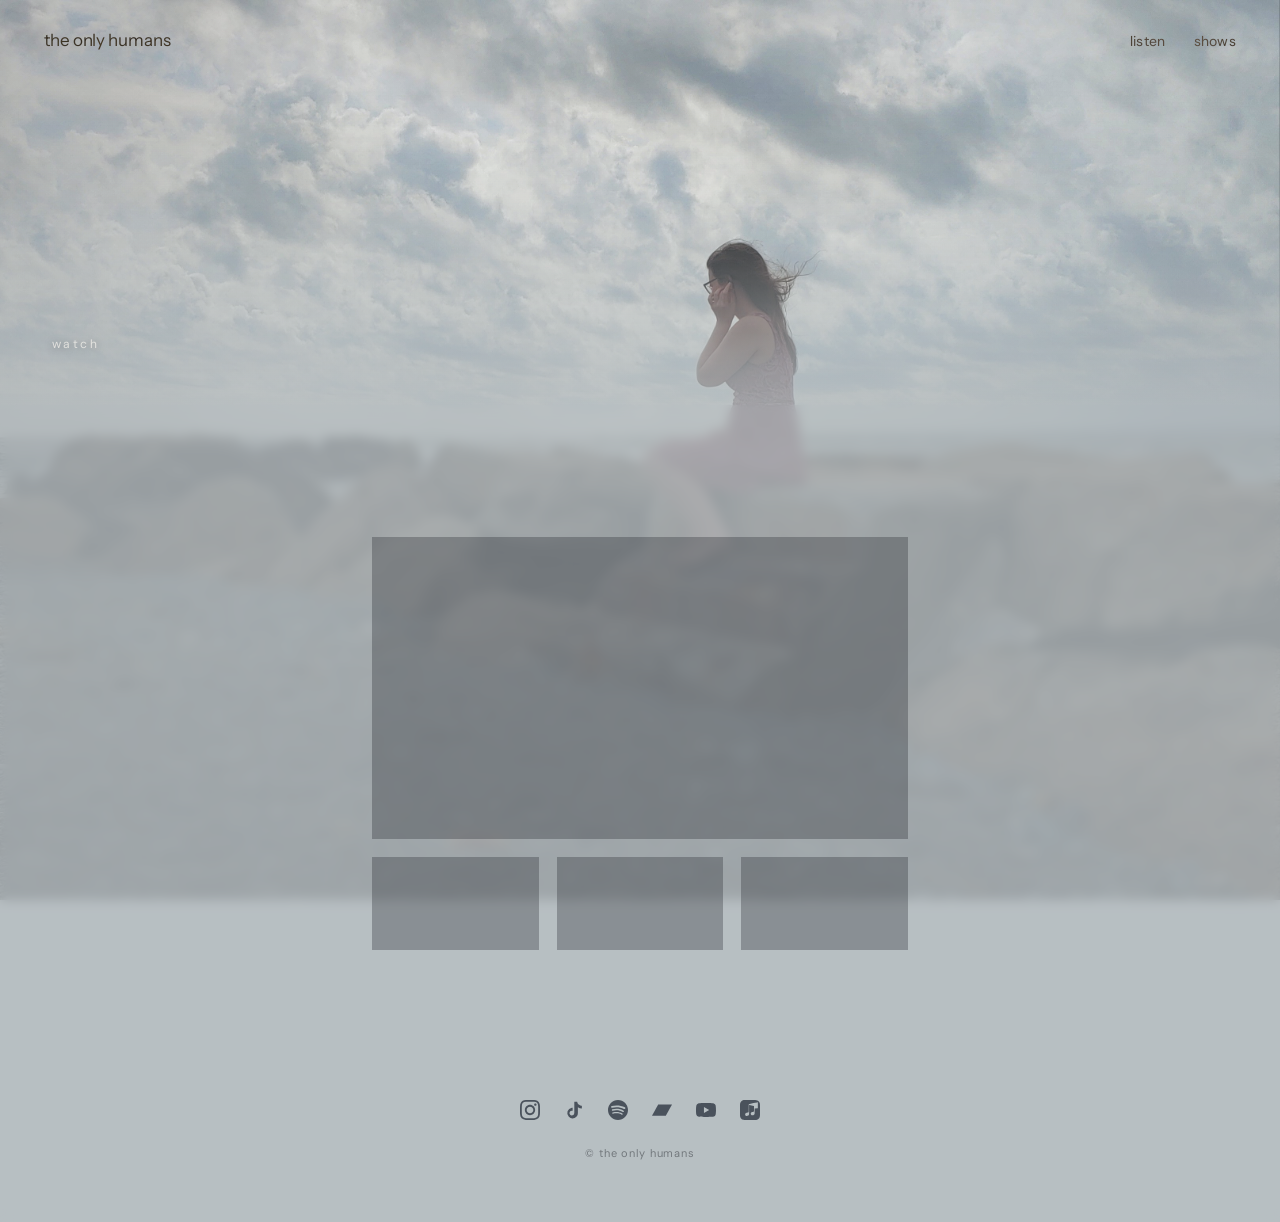
<file: watch.html>
<!DOCTYPE html>
<html lang="en">
<head>
<meta charset="UTF-8">
<meta name="viewport" content="width=device-width, initial-scale=1.0">
<title>Watch — The Only Humans</title>
<link rel="preconnect" href="https://fonts.googleapis.com">
<link rel="preconnect" href="https://fonts.gstatic.com" crossorigin>
<link href="https://fonts.googleapis.com/css2?family=DM+Sans:ital,opsz,wght@0,9..40,300;0,9..40,400;0,9..40,500;1,9..40,300;1,9..40,400&family=Instrument+Sans:ital,wght@0,400;0,500;0,600;1,400&display=swap" rel="stylesheet">
<link rel="stylesheet" href="style.css">
</head>
<body>

<div class="hero-fixed" aria-hidden="true">
  <img src="assets/hero.png" alt="">
</div>

<nav class="topnav">
  <a href="index.html" class="wordmark">the only humans</a>
  <ul>
    <li><a href="listen.html" data-page="listen.html">listen</a></li>
    <li><a href="shows.html" data-page="shows.html">shows</a></li>
  </ul>
</nav>

<header class="page-hero">
  <div class="eyebrow">watch</div>
</header>

<main class="content">

  <section class="intro">
    <div class="watch-grid">
      <div class="video video-featured">
        <iframe src="https://www.youtube-nocookie.com/embed/uPSLTM7xYQk" title="The Only Humans — video" allow="accelerometer; autoplay; clipboard-write; encrypted-media; gyroscope; picture-in-picture" allowfullscreen loading="lazy"></iframe>
      </div>
      <div class="watch-sub-grid">
        <div class="video">
          <iframe src="https://www.youtube-nocookie.com/embed/VQAAbdW61zs" title="The Only Humans — video" allow="accelerometer; autoplay; clipboard-write; encrypted-media; gyroscope; picture-in-picture" allowfullscreen loading="lazy"></iframe>
        </div>
        <div class="video">
          <iframe src="https://www.youtube-nocookie.com/embed/RfCHxSk2kSc" title="The Only Humans — video" allow="accelerometer; autoplay; clipboard-write; encrypted-media; gyroscope; picture-in-picture" allowfullscreen loading="lazy"></iframe>
        </div>
        <div class="video">
          <iframe src="https://www.youtube-nocookie.com/embed/SBhHPqJscww" title="The Only Humans — video" allow="accelerometer; autoplay; clipboard-write; encrypted-media; gyroscope; picture-in-picture" allowfullscreen loading="lazy"></iframe>
        </div>
      </div>
    </div>
  </section>

  <footer>
    <div class="socials">
    <a href="https://www.instagram.com/onlyhumansmusic" target="_blank" rel="noopener" aria-label="Instagram"><svg viewBox="0 0 24 24" xmlns="http://www.w3.org/2000/svg"><path d="M12 2.163c3.204 0 3.584.012 4.85.07 3.252.148 4.771 1.691 4.919 4.919.058 1.265.069 1.645.069 4.849 0 3.205-.012 3.584-.069 4.849-.149 3.225-1.664 4.771-4.919 4.919-1.266.058-1.644.07-4.85.07-3.204 0-3.584-.012-4.849-.07-3.26-.149-4.771-1.699-4.919-4.92-.058-1.265-.07-1.644-.07-4.849 0-3.204.013-3.583.07-4.849.149-3.227 1.664-4.771 4.919-4.919 1.266-.057 1.645-.069 4.849-.069zm0-2.163c-3.259 0-3.667.014-4.947.072-4.358.2-6.78 2.618-6.98 6.98-.059 1.281-.073 1.689-.073 4.948 0 3.259.014 3.668.072 4.948.2 4.358 2.618 6.78 6.98 6.98 1.281.058 1.689.072 4.948.072 3.259 0 3.668-.014 4.948-.072 4.354-.2 6.782-2.618 6.979-6.98.059-1.28.073-1.689.073-4.948 0-3.259-.014-3.667-.072-4.947-.196-4.354-2.617-6.78-6.979-6.98-1.281-.059-1.69-.073-4.949-.073zm0 5.838c-3.403 0-6.162 2.759-6.162 6.162s2.759 6.163 6.162 6.163 6.162-2.759 6.162-6.163c0-3.403-2.759-6.162-6.162-6.162zm0 10.162c-2.209 0-4-1.79-4-4 0-2.209 1.791-4 4-4s4 1.791 4 4c0 2.21-1.791 4-4 4zm6.406-11.845c-.796 0-1.441.645-1.441 1.44s.645 1.44 1.441 1.44c.795 0 1.439-.645 1.439-1.44s-.644-1.44-1.439-1.44z"/></svg></a>
    <a href="https://www.tiktok.com/@theonlyhumans" target="_blank" rel="noopener" aria-label="TikTok"><svg viewBox="0 0 24 24" xmlns="http://www.w3.org/2000/svg"><path d="M19.59 6.69a4.83 4.83 0 0 1-3.77-4.25V2h-3.45v13.67a2.89 2.89 0 0 1-5.2 1.74 2.89 2.89 0 0 1 2.31-4.64 2.93 2.93 0 0 1 .88.13V9.4a6.84 6.84 0 0 0-1-.05A6.33 6.33 0 0 0 5.8 20.1a6.34 6.34 0 0 0 10.86-4.43v-7a8.16 8.16 0 0 0 4.77 1.52v-3.4a4.85 4.85 0 0 1-1.84-.1z"/></svg></a>
    <a href="https://open.spotify.com/artist/2GtcHiy7Al7LE9D8tBCENn" target="_blank" rel="noopener" aria-label="Spotify"><svg viewBox="0 0 24 24" xmlns="http://www.w3.org/2000/svg"><path d="M12 0C5.4 0 0 5.4 0 12s5.4 12 12 12 12-5.4 12-12S18.66 0 12 0zm5.521 17.34c-.24.359-.66.48-1.021.24-2.82-1.74-6.36-2.101-10.561-1.141-.418.122-.779-.179-.899-.539-.12-.421.18-.78.54-.9 4.56-1.021 8.52-.6 11.64 1.32.42.18.479.659.301 1.02zm1.44-3.3c-.301.42-.841.6-1.262.3-3.239-1.98-8.159-2.58-11.939-1.38-.479.12-1.02-.12-1.14-.6-.12-.48.12-1.021.6-1.141C9.6 9.9 15 10.561 18.72 12.84c.361.181.54.78.241 1.2zm.12-3.36C15.24 8.4 8.82 8.16 5.16 9.301c-.6.179-1.2-.181-1.38-.721-.18-.601.18-1.2.72-1.381 4.26-1.26 11.28-1.02 15.721 1.621.539.3.719 1.02.419 1.56-.299.421-1.02.599-1.559.3z"/></svg></a>
    <a href="https://theonlyhumans.bandcamp.com/" target="_blank" rel="noopener" aria-label="Bandcamp"><svg viewBox="0 0 24 24" xmlns="http://www.w3.org/2000/svg"><path d="M0 18.75l7.437-13.5H24l-7.438 13.5H0z"/></svg></a>
    <a href="https://www.youtube.com/@TheOnlyHumans" target="_blank" rel="noopener" aria-label="YouTube"><svg viewBox="0 0 24 24" xmlns="http://www.w3.org/2000/svg"><path d="M23.498 6.186a3.016 3.016 0 0 0-2.122-2.136C19.505 3.545 12 3.545 12 3.545s-7.505 0-9.377.505A3.017 3.017 0 0 0 .502 6.186C0 8.07 0 12 0 12s0 3.93.502 5.814a3.016 3.016 0 0 0 2.122 2.136c1.871.505 9.376.505 9.376.505s7.505 0 9.377-.505a3.015 3.015 0 0 0 2.122-2.136C24 15.93 24 12 24 12s0-3.93-.502-5.814zM9.545 15.568V8.432L15.818 12l-6.273 3.568z"/></svg></a>
    <a href="https://music.apple.com/us/artist/the-only-humans/1313611847" target="_blank" rel="noopener" aria-label="Apple Music"><svg viewBox="0 0 24 24" xmlns="http://www.w3.org/2000/svg"><path d="M23.994 6.124a9.23 9.23 0 0 0-.24-2.19c-.317-1.31-1.062-2.31-2.18-3.043a5.022 5.022 0 0 0-1.877-.726 10.496 10.496 0 0 0-1.564-.15c-.04-.003-.083-.01-.124-.013H5.986c-.152.01-.303.017-.455.026-.747.043-1.49.123-2.193.4-1.336.53-2.3 1.452-2.865 2.78-.192.448-.292.925-.363 1.408-.056.392-.088.785-.1 1.18 0 .032-.007.062-.01.093v12.223c.01.14.017.283.027.424.05.815.154 1.624.497 2.373.65 1.42 1.738 2.353 3.234 2.801.42.127.856.187 1.293.228.555.053 1.11.06 1.667.06h11.03a12.5 12.5 0 0 0 1.57-.1c.822-.106 1.596-.35 2.295-.81a5.046 5.046 0 0 0 1.88-2.207c.186-.42.293-.87.37-1.324.113-.675.138-1.358.137-2.04-.002-3.8 0-7.595-.003-11.393zm-6.423 3.99v5.712c0 .417-.058.827-.244 1.206-.29.59-.76.962-1.388 1.14-.35.1-.706.157-1.07.173-.95.045-1.773-.6-1.943-1.536a1.88 1.88 0 0 1 1.006-2.03c.43-.217.89-.317 1.36-.388.35-.05.704-.104 1.05-.196.298-.077.424-.27.46-.564a.995.995 0 0 0 .006-.133c0-1.976 0-3.954.003-5.93 0-.116-.034-.196-.114-.274-.14-.138-.313-.2-.5-.24-.35-.076-.705-.143-1.058-.215l-3.65-.742c-.06-.013-.12-.02-.18-.022-.287-.01-.434.2-.402.502l.012.07v.226c0 3.19 0 6.38.001 9.567 0 .411-.043.814-.2 1.195-.295.73-.824 1.175-1.566 1.384-.346.098-.7.15-1.06.159-.927.02-1.724-.64-1.893-1.552-.144-.78.26-1.658 1.043-2.018.366-.167.755-.26 1.15-.328.44-.078.894-.112 1.324-.248.486-.154.7-.497.737-.994a1.6 1.6 0 0 0 .005-.144V5.62c0-.108.01-.218.034-.322.062-.27.244-.43.506-.484.196-.04.4-.073.6-.115 1.55-.323 3.099-.646 4.648-.966l4.157-.867c.147-.03.298-.053.45-.06.35-.016.543.17.565.524.004.06.002.116.003.174l-.003 6.54z"/></svg></a>
    </div>
    <div class="copy">© the only humans</div>
  </footer>

</main>

<script src="site.js"></script>
</body>
</html>
</file>
<file: style.css>
/* ============================================================
   The Only Humans — v4 stylesheet
   ============================================================ */

:root {
  /* palette — recalibrated for the color-graded cover.
     cooler, more desaturated, slightly lighter than v1-v4. */
  --sky:       #b8bfc2;       /* lifted and desaturated from #aab4bc */
  --sky-rgb:   184, 191, 194;
  --sky-deep:  #8e9599;       /* cooler, less blue */
  --fog:       #d0d4d4;       /* lighter panel, pulled from the bright cloud */
  --mist:      #dddfdf;       /* NEW — brightest cloud tone, for subtle lifts */
  --ink:       #1f2328;       /* unchanged — still the right near-black */
  --ink-soft:  #4a525c;       /* unchanged */
  --ink-ghost: rgba(31, 35, 40, 0.45);
  --rose:      #8f5f64;       /* slightly dustier/browner than #9a6269 */
  --rose-deep: #684244;
  --veil:      rgba(184, 191, 194, 0.82);

  --sans-display: 'Instrument Sans', ui-sans-serif, system-ui, sans-serif;
  --sans-body:    'DM Sans', ui-sans-serif, system-ui, sans-serif;

  --measure: 640px;
}

* { box-sizing: border-box; margin: 0; padding: 0; }
html { scroll-behavior: smooth; }

body {
  background: var(--sky);
  color: var(--ink);
  font-family: var(--sans-body);
  font-size: 17px;
  line-height: 1.65;
  -webkit-font-smoothing: antialiased;
  -moz-osx-font-smoothing: grayscale;
  font-feature-settings: "kern", "ss01";
  overflow-x: hidden;
}

a { color: inherit; text-decoration: none; }
img { display: block; max-width: 100%; }

/* ============================================================
   FIXED HERO (behind everything, every page)
   ============================================================ */
.hero-fixed {
  position: fixed;
  inset: 0;
  z-index: 0;
  overflow: hidden;
  background: #1a1d22;
}
.hero-fixed img {
  width: 100%;
  height: 100%;
  object-fit: cover;
  object-position: center 38%;
  opacity: 0;
  animation: heroIn 2.4s ease-out 0.2s forwards;
}
.hero-fixed::after {
  content: '';
  position: absolute;
  inset: 0;
  background:
    radial-gradient(ellipse at 70% 60%, transparent 30%, rgba(26, 29, 34, 0.22) 100%),
    linear-gradient(to bottom, transparent 60%, rgba(26, 29, 34, 0.35) 100%);
  pointer-events: none;
}
@keyframes heroIn { to { opacity: 1; } }

/* ============================================================
   TOP NAV
   ============================================================ */
.topnav {
  position: fixed;
  top: 0; left: 0; right: 0;
  z-index: 20;
  display: flex;
  justify-content: space-between;
  align-items: baseline;
  padding: 26px 44px;
  color: #e9e3d8;
  mix-blend-mode: difference;
  font-family: var(--sans-body);
  font-size: 14px;
  letter-spacing: 0.02em;
}
.topnav .wordmark {
  font-family: var(--sans-display);
  font-weight: 400;
  font-size: 17px;
  letter-spacing: -0.005em;
}
.topnav ul { display: flex; gap: 28px; list-style: none; }
.topnav ul a {
  position: relative;
  padding-bottom: 2px;
  opacity: 0.85;
  transition: opacity 0.3s ease;
}
.topnav ul a::after {
  content: '';
  position: absolute;
  left: 0; right: 0; bottom: 0;
  height: 1px;
  background: currentColor;
  transform: scaleX(0);
  transform-origin: left;
  transition: transform 0.4s ease;
}
.topnav ul a:hover { opacity: 1; }
.topnav ul a:hover::after,
.topnav ul a.active::after { transform: scaleX(1); }

/* ============================================================
   HOME HERO — drifting title (BASE styles, variant files override)
   ============================================================ */
.home-hero {
  position: relative;
  height: 100vh;
  min-height: 640px;
  z-index: 2;
  pointer-events: none;
}

.home-hero .drift {
  position: absolute;
  font-family: var(--sans-display);
  font-weight: 300;
  color: rgba(31, 35, 40, 0.45);  /* fades into the clouds */
  text-transform: lowercase;
  pointer-events: auto;
}
.home-hero .drift .w {
  display: inline-block;
  opacity: 0;
  animation: driftIn 2s ease-out forwards;
}
@keyframes driftIn {
  from { opacity: 0; transform: translateX(-10px); filter: blur(3px); }
  to   { opacity: 1; transform: translateX(0); filter: blur(0); }
}

/* descending title — all six words in three lines, stepping right.
   Sized to feel present on mobile too (this is the only variant we ship). */
.home-hero .drift {
  top: 16vh;
  left: 52px;
  right: 30%;
  font-size: clamp(30px, 3.4vw, 42px);
  line-height: 2;
  letter-spacing: 0.08em;
}
.home-hero .drift .line { display: block; white-space: nowrap; }
.home-hero .drift .line-1 { padding-left: 0; }
.home-hero .drift .line-2 { padding-left: 2em; }
.home-hero .drift .line-3 { padding-left: 4em; }
.home-hero .drift .w { margin-right: 0.8em; }

/* HOME HERO — CTA link (replaces "out now") */
.home-hero .cta {
  position: absolute;
  bottom: 14vh;                          /* lifted up — sits over water/horizon area, not pebbles */
  left: 52px;
  font-family: var(--sans-body);
  font-size: 14px;
  letter-spacing: 0.15em;
  text-transform: lowercase;
  color: #f4f1ec;                        /* light text — reads against any patch of the photo */
  opacity: 0;
  animation: fadeUp 1.4s ease-out 2.8s forwards;
  pointer-events: auto;
  border-bottom: 1px solid rgba(244, 241, 236, 0.5);
  padding-bottom: 3px;
  transition: color 0.3s ease, border-color 0.3s ease;
  text-shadow: 0 1px 8px rgba(0, 0, 0, 0.5);   /* keeps it readable over light cloud patches */
}
.home-hero .cta:hover {
  color: var(--rose);
  border-color: var(--rose);
}
.home-hero .cta .arrow {
  display: inline-block;
  margin-left: 6px;
  transition: transform 0.3s ease;
}
.home-hero .cta:hover .arrow { transform: translate(3px, -3px); }

@keyframes fadeUp {
  from { opacity: 0; transform: translateY(8px); }
  to { opacity: 1; transform: translateY(0); }
}

/* ============================================================
   INNER PAGES — smaller hero strip
   ============================================================ */
.page-hero {
  position: relative;
  z-index: 2;
  height: 45vh;
  min-height: 320px;
  pointer-events: none;
  display: flex;
  align-items: flex-end;
  padding: 0 52px 50px;
}
.page-hero .eyebrow {
  font-family: var(--sans-body);
  font-size: 12px;
  letter-spacing: 0.2em;
  text-transform: lowercase;
  color: rgba(244, 241, 236, 0.75);
  text-shadow: 0 1px 8px rgba(0, 0, 0, 0.4);
  opacity: 0;
  animation: fadeUp 1s ease-out 0.4s forwards;
}

/* ============================================================
   CONTENT — much longer, smoother veil transition
   ============================================================ */
.content {
  position: relative;
  z-index: 1;
  background: var(--veil);
  backdrop-filter: blur(6px);
  -webkit-backdrop-filter: blur(6px);
}
.content::before {
  content: '';
  position: absolute;
  top: -320px; left: 0; right: 0;
  height: 320px;
  background: linear-gradient(
    to bottom,
    rgba(var(--sky-rgb), 0) 0%,
    rgba(var(--sky-rgb), 0.06) 18%,
    rgba(var(--sky-rgb), 0.18) 36%,
    rgba(var(--sky-rgb), 0.38) 56%,
    rgba(var(--sky-rgb), 0.58) 74%,
    rgba(var(--sky-rgb), 0.74) 88%,
    var(--veil) 100%
  );
  pointer-events: none;
}

/* ============================================================
   SECTIONS — tightened 30% on top padding
   ============================================================ */
section {
  padding: 70px 52px;           /* was 100px */
  max-width: var(--measure);
  margin: 0 auto;
  position: relative;
}
section.intro { padding-top: 100px; }   /* was 140px */
section + section { padding-top: 14px; }

.label {
  font-family: var(--sans-body);
  font-size: 12px;
  letter-spacing: 0.22em;
  text-transform: lowercase;
  color: var(--ink-soft);
  margin-bottom: 22px;
  display: flex;
  align-items: center;
  gap: 14px;
}
.label::before {
  content: '';
  width: 24px;
  height: 1px;
  background: var(--ink-soft);
  opacity: 0.5;
}

p { margin-bottom: 1.1em; color: var(--ink); }
p.soft { color: var(--ink-soft); }
p em { font-style: italic; }

/* ============================================================
   BIO
   ============================================================ */
.bio p {
  font-family: var(--sans-display);
  font-size: clamp(22px, 2.6vw, 30px);
  line-height: 1.4;
  font-weight: 300;
  color: var(--ink);
  letter-spacing: -0.005em;
}

/* ============================================================
   CUSTOM PLAYER (listen)
   ============================================================ */
.player {
  margin-top: 32px;
  display: grid;
  grid-template-columns: 180px 1fr;
  gap: 32px;
  align-items: start;
}
.player .cover {
  aspect-ratio: 1;
  background: rgba(0,0,0,0.1);
  overflow: hidden;
}
.player .cover img { width: 100%; height: 100%; object-fit: cover; }
.player .meta-block .album-title {
  font-family: var(--sans-display);
  font-weight: 400;
  font-size: 26px;
  line-height: 1.15;
  letter-spacing: -0.01em;
  margin-bottom: 4px;
}
.player .meta-block .album-sub {
  font-size: 13px;
  color: var(--ink-soft);
  letter-spacing: 0.1em;
  text-transform: lowercase;
  margin-bottom: 20px;
}
.player .tracklist {
  list-style: none;
  border-top: 1px solid rgba(31, 35, 40, 0.15);
}
.player .tracklist li {
  display: grid;
  grid-template-columns: 28px 1fr auto;
  gap: 14px;
  padding: 11px 0;
  border-bottom: 1px solid rgba(31, 35, 40, 0.1);
  font-size: 15px;
  align-items: baseline;
}
.player .tracklist .num { font-family: var(--sans-display); color: var(--ink-soft); font-size: 13px; }
.player .tracklist .title { color: var(--ink); }
.player .tracklist .dur { color: var(--ink-soft); font-size: 13px; letter-spacing: 0.05em; }

@media (max-width: 600px) {
  .player { grid-template-columns: 1fr; gap: 22px; }
  .player .cover { max-width: 220px; }
}

/* ============================================================
   LINK ROW
   ============================================================ */
.link-row {
  display: flex;
  flex-wrap: wrap;
  gap: 24px;
  margin-top: 32px;
  padding-top: 24px;
  border-top: 1px solid rgba(31, 35, 40, 0.15);
}
.link-row a {
  font-family: var(--sans-body);
  font-size: 14px;
  color: var(--rose);
  transition: color 0.3s ease;
  display: inline-flex;
  align-items: center;
  gap: 6px;
  letter-spacing: 0.02em;
}
.link-row a:hover { color: var(--rose-deep); }
.link-row a .arrow { opacity: 0.6; transition: transform 0.3s ease, opacity 0.3s ease; }
.link-row a:hover .arrow { transform: translate(2px, -2px); opacity: 1; }

/* ============================================================
   SPOTIFY WRAPPER
   ============================================================ */
.spotify-wrap {
  margin-top: 28px;
  padding: 18px;
  background: rgba(255, 255, 255, 0.15);
  border: 1px solid rgba(31, 35, 40, 0.1);
}
.bandcamp-wrap {
  margin-top: 32px;
  max-width: var(--measure);
  margin-left: auto;
  margin-right: auto;
}
.spotify-wrap iframe { width: 100%; border: 0; display: block; }

/* ============================================================
   WATCH
   ============================================================ */
.watch-grid {
  margin-top: 32px;
  display: flex;
  flex-direction: column;
  gap: 18px;
}
.video-featured {
  width: 100%;
}
.watch-sub-grid {
  display: grid;
  grid-template-columns: repeat(3, 1fr);
  gap: 18px;
}
@media (max-width: 600px) {
  .watch-sub-grid {
    grid-template-columns: 1fr;
  }
}
.video {
  position: relative;
  aspect-ratio: 16 / 9;
  background: rgba(31, 35, 40, 0.3);
  overflow: hidden;
}
.video iframe {
  position: absolute; inset: 0;
  width: 100%; height: 100%;
  border: 0;
}

/* ============================================================
   SHOWS
   ============================================================ */
.shows-wrap { margin-top: 28px; }

/* ============================================================
   NEWSLETTER
   ============================================================ */
.newsletter-form {
  margin-top: 20px;
  display: flex;
  gap: 12px;
  flex-wrap: wrap;
}
.newsletter-form input[type="email"] {
  flex: 1 1 260px;
  background: transparent;
  border: 0;
  border-bottom: 1px solid rgba(31, 35, 40, 0.4);
  padding: 10px 0;
  font-family: var(--sans-body);
  font-size: 16px;
  color: var(--ink);
  outline: none;
  transition: border-color 0.3s ease;
}
.newsletter-form input[type="email"]:focus { border-bottom-color: var(--rose); }
.newsletter-form input[type="email"]::placeholder { color: var(--ink-soft); }
.newsletter-form button {
  background: transparent;
  border: 1px solid var(--ink-soft);
  padding: 10px 26px;
  font-family: var(--sans-body);
  font-size: 13px;
  letter-spacing: 0.12em;
  color: var(--ink);
  cursor: pointer;
  transition: all 0.3s ease;
  text-transform: lowercase;
}
.newsletter-form button:hover {
  background: var(--ink);
  color: var(--sky);
  border-color: var(--ink);
}
.newsletter-msg {
  margin-top: 12px;
  font-family: var(--sans-body);
  font-size: 13px;
  color: var(--ink-soft);
  min-height: 18px;
}

/* ============================================================
   FOOTER — now inside the veil
   ============================================================ */
.content footer {
  padding: 80px 52px 60px;
  text-align: center;
  max-width: var(--measure);
  margin: 0 auto;
  position: relative;
}

.socials {
  display: flex;
  justify-content: center;
  gap: 24px;
  margin-bottom: 24px;
}
.socials a {
  width: 20px;
  height: 20px;
  color: var(--ink-soft);
  transition: color 0.3s ease, transform 0.3s ease;
}
.socials a:hover { color: var(--rose); transform: translateY(-2px); }
.socials a svg { width: 100%; height: 100%; fill: currentColor; }

.copy {
  font-family: var(--sans-body);
  font-size: 11px;
  color: var(--ink-ghost);
  letter-spacing: 0.08em;
  text-transform: lowercase;
}

/* ============================================================
   RESPONSIVE
   ============================================================ */
@media (max-width: 720px) {
  .topnav { padding: 20px 22px; }
  .topnav ul { gap: 18px; font-size: 13px; }
  .home-hero .cta { bottom: 18vh; left: 22px; }   /* lift higher on mobile so it sits clear of the rocks */
  .home-hero .drift {
    top: 14vh;
    left: 22px;
    right: 8%;
    font-size: clamp(28px, 8vw, 40px);  /* bigger on narrow screens — fills the frame more */
    line-height: 1.8;
    letter-spacing: 0.06em;
  }
  .home-hero .drift .line-2 { padding-left: 1.4em; }
  .home-hero .drift .line-3 { padding-left: 2.8em; }
  .page-hero { padding: 0 22px 36px; }
  section { padding: 56px 22px; }
  section.intro { padding-top: 78px; }
  .content footer { padding: 60px 22px 40px; }
}

/* ============================================================
   REDUCED MOTION
   ============================================================ */
@media (prefers-reduced-motion: reduce) {
  *, *::before, *::after {
    animation-duration: 0.01ms !important;
    animation-iteration-count: 1 !important;
    transition-duration: 0.01ms !important;
  }
  .drift .w { opacity: 1; transform: none; filter: none; }
}
</file>
